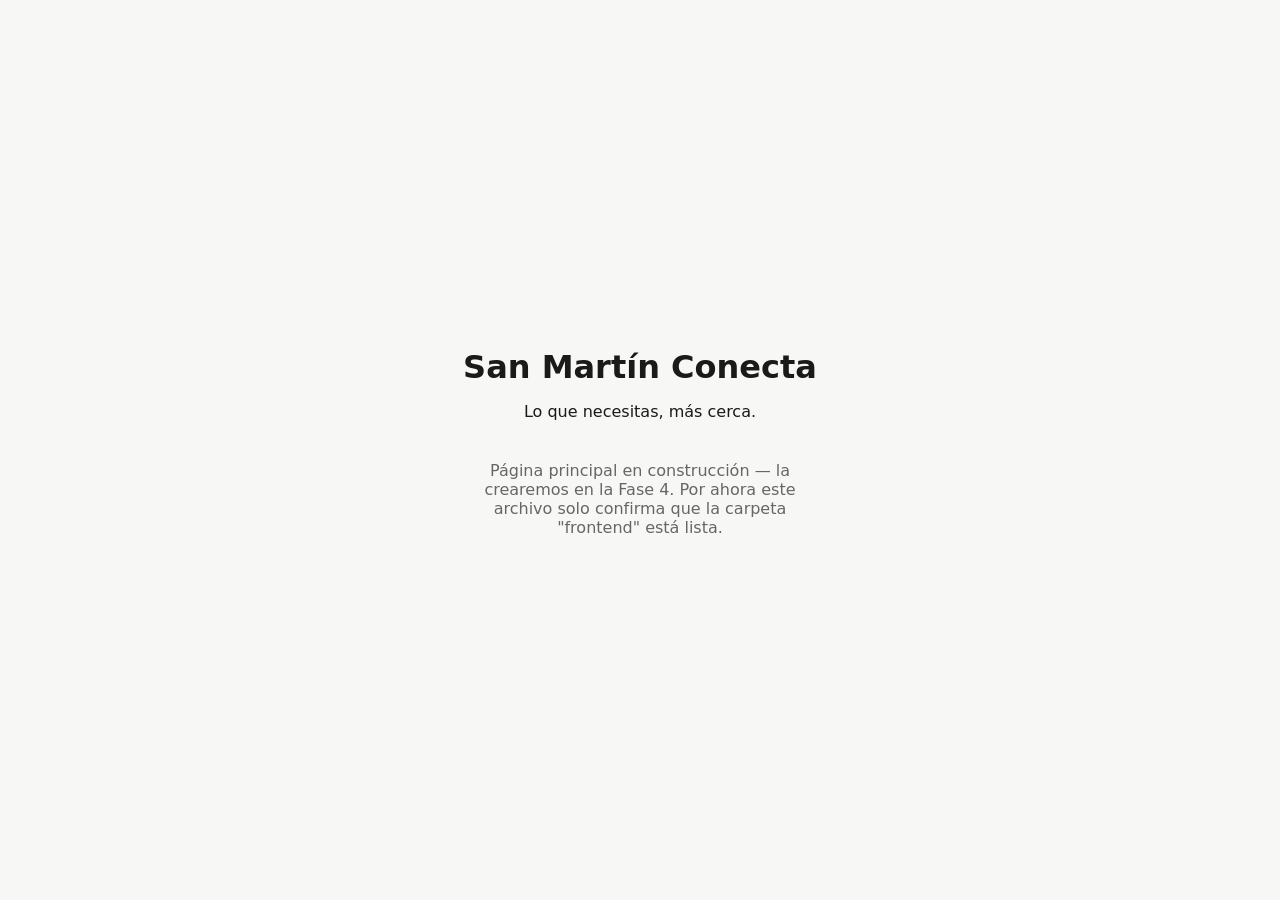
<file: frontend/index.html>
<!DOCTYPE html>
<html lang="es">
<head>
  <meta charset="UTF-8" />
  <meta name="viewport" content="width=device-width, initial-scale=1.0" />
  <title>San Martín Conecta</title>
  <link rel="stylesheet" href="css/main.css" />
</head>
<body>
  <main class="placeholder">
    <h1>San Martín Conecta</h1>
    <p>Lo que necesitas, más cerca.</p>
    <p class="nota">
      Página principal en construcción — la crearemos en la Fase 4.
      Por ahora este archivo solo confirma que la carpeta "frontend" está lista.
    </p>
  </main>
  <script src="js/main.js"></script>
</body>
</html>
</file>
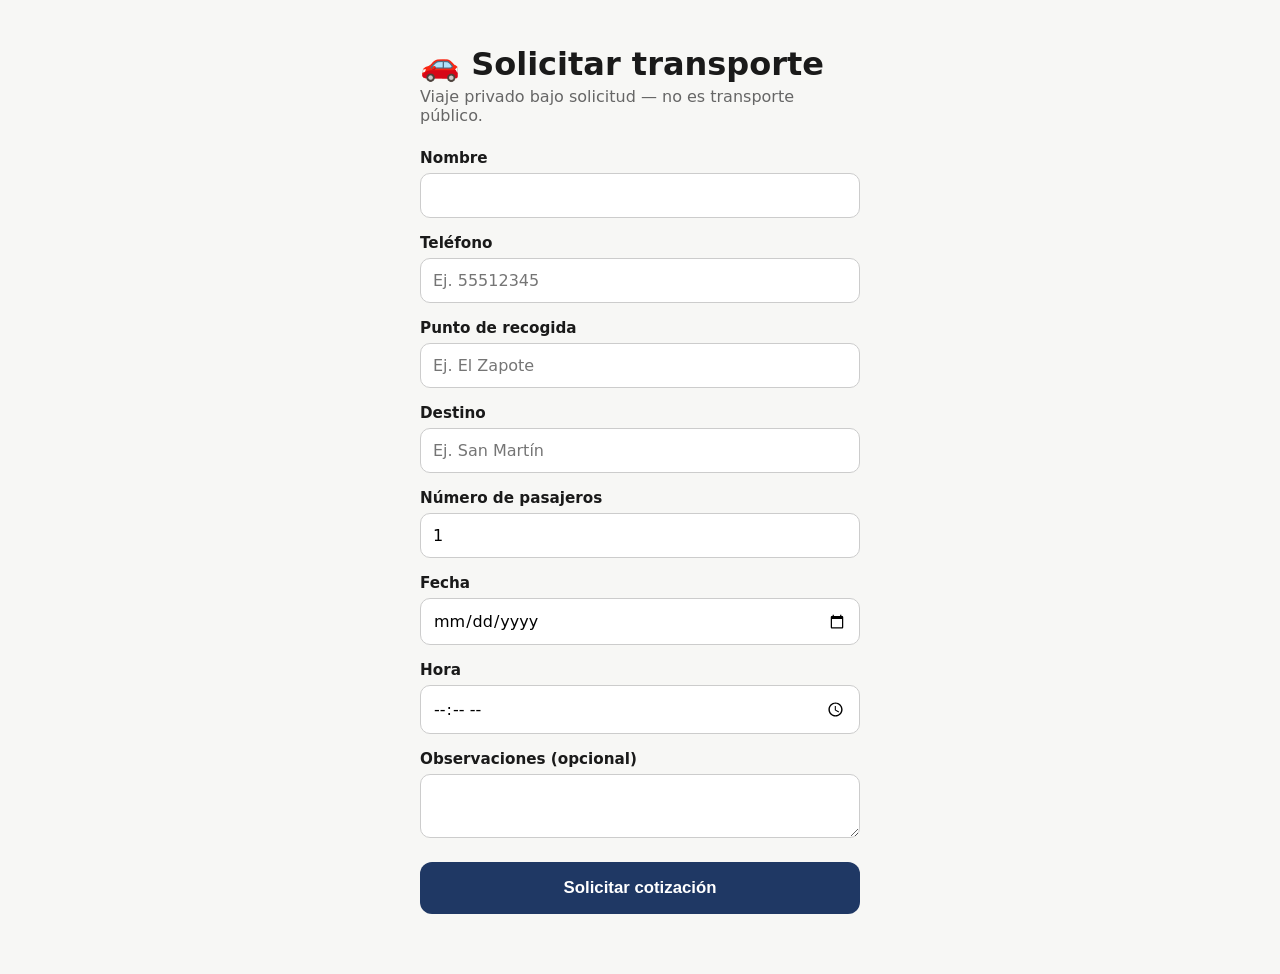
<file: frontend/pages/transporte.html>
<!DOCTYPE html>
<html lang="es">
<head>
  <meta charset="UTF-8" />
  <meta name="viewport" content="width=device-width, initial-scale=1.0" />
  <title>Solicitar transporte | San Martín Conecta</title>
  <link rel="stylesheet" href="../css/main.css" />
  <link rel="stylesheet" href="../css/rides.css" />
</head>
<body>
  <main class="ride-page">
    <h1>🚗 Solicitar transporte</h1>
    <p class="subtitulo">Viaje privado bajo solicitud — no es transporte público.</p>

    <form id="ride-form">
      <label>Nombre
        <input type="text" name="nombre" required minlength="2" />
      </label>

      <label>Teléfono
        <input type="tel" name="telefono" required minlength="8" placeholder="Ej. 55512345" />
      </label>

      <label>Punto de recogida
        <input type="text" name="origen" required placeholder="Ej. El Zapote" />
      </label>

      <label>Destino
        <input type="text" name="destino" required placeholder="Ej. San Martín" />
      </label>

      <label>Número de pasajeros
        <input type="number" name="pasajeros" required min="1" max="8" value="1" />
      </label>

      <label>Fecha
        <input type="date" name="fecha" required />
      </label>

      <label>Hora
        <input type="time" name="hora" required />
      </label>

      <label>Observaciones (opcional)
        <textarea name="observaciones" maxlength="300"></textarea>
      </label>

      <button type="submit">Solicitar cotización</button>
    </form>

    <div id="resultado" class="resultado oculto">
      <h2>Solicitud registrada</h2>
      <p>Tarifa estimada: <strong id="tarifa"></strong></p>
      <a id="whatsapp-btn" class="btn-whatsapp" target="_blank" rel="noopener">
        Solicitar por WhatsApp
      </a>
    </div>

    <p id="error" class="error oculto"></p>
  </main>

  <script src="../js/rides.js"></script>
</body>
</html>
</file>
<file: frontend/css/main.css>
/* Estilos generales del sitio. Se irán ampliando fase a fase. */

* {
  box-sizing: border-box;
}

body {
  margin: 0;
  font-family: system-ui, -apple-system, "Segoe UI", sans-serif;
  background-color: #f7f7f5;
  color: #1a1a1a;
}

.placeholder {
  min-height: 100vh;
  display: flex;
  flex-direction: column;
  align-items: center;
  justify-content: center;
  text-align: center;
  padding: 24px;
}

.placeholder h1 {
  margin: 0;
  font-size: 2rem;
}

.nota {
  margin-top: 24px;
  color: #666;
  max-width: 320px;
}
</file>
<file: frontend/css/rides.css>
.ride-page {
  max-width: 480px;
  margin: 0 auto;
  padding: 24px 20px 60px;
}

.ride-page h1 {
  margin-bottom: 4px;
}

.subtitulo {
  color: #666;
  margin-top: 0;
  margin-bottom: 24px;
}

#ride-form {
  display: flex;
  flex-direction: column;
  gap: 16px;
}

#ride-form label {
  display: flex;
  flex-direction: column;
  gap: 6px;
  font-weight: 600;
  font-size: 0.95rem;
}

#ride-form input,
#ride-form textarea {
  font-size: 1rem;
  padding: 12px;
  border: 1px solid #ccc;
  border-radius: 10px;
  font-family: inherit;
}

#ride-form button {
  margin-top: 8px;
  padding: 16px;
  font-size: 1.05rem;
  font-weight: 700;
  color: white;
  background-color: #1f3864;
  border: none;
  border-radius: 12px;
  cursor: pointer;
}

#ride-form button:active {
  opacity: 0.85;
}

.resultado {
  margin-top: 28px;
  padding: 20px;
  border-radius: 12px;
  background-color: #eef6ee;
  text-align: center;
}

.btn-whatsapp {
  display: inline-block;
  margin-top: 12px;
  padding: 14px 24px;
  background-color: #25d366;
  color: white;
  font-weight: 700;
  text-decoration: none;
  border-radius: 12px;
}

.error {
  margin-top: 20px;
  color: #b3261e;
  text-align: center;
  font-weight: 600;
}

.oculto {
  display: none;
}
</file>
